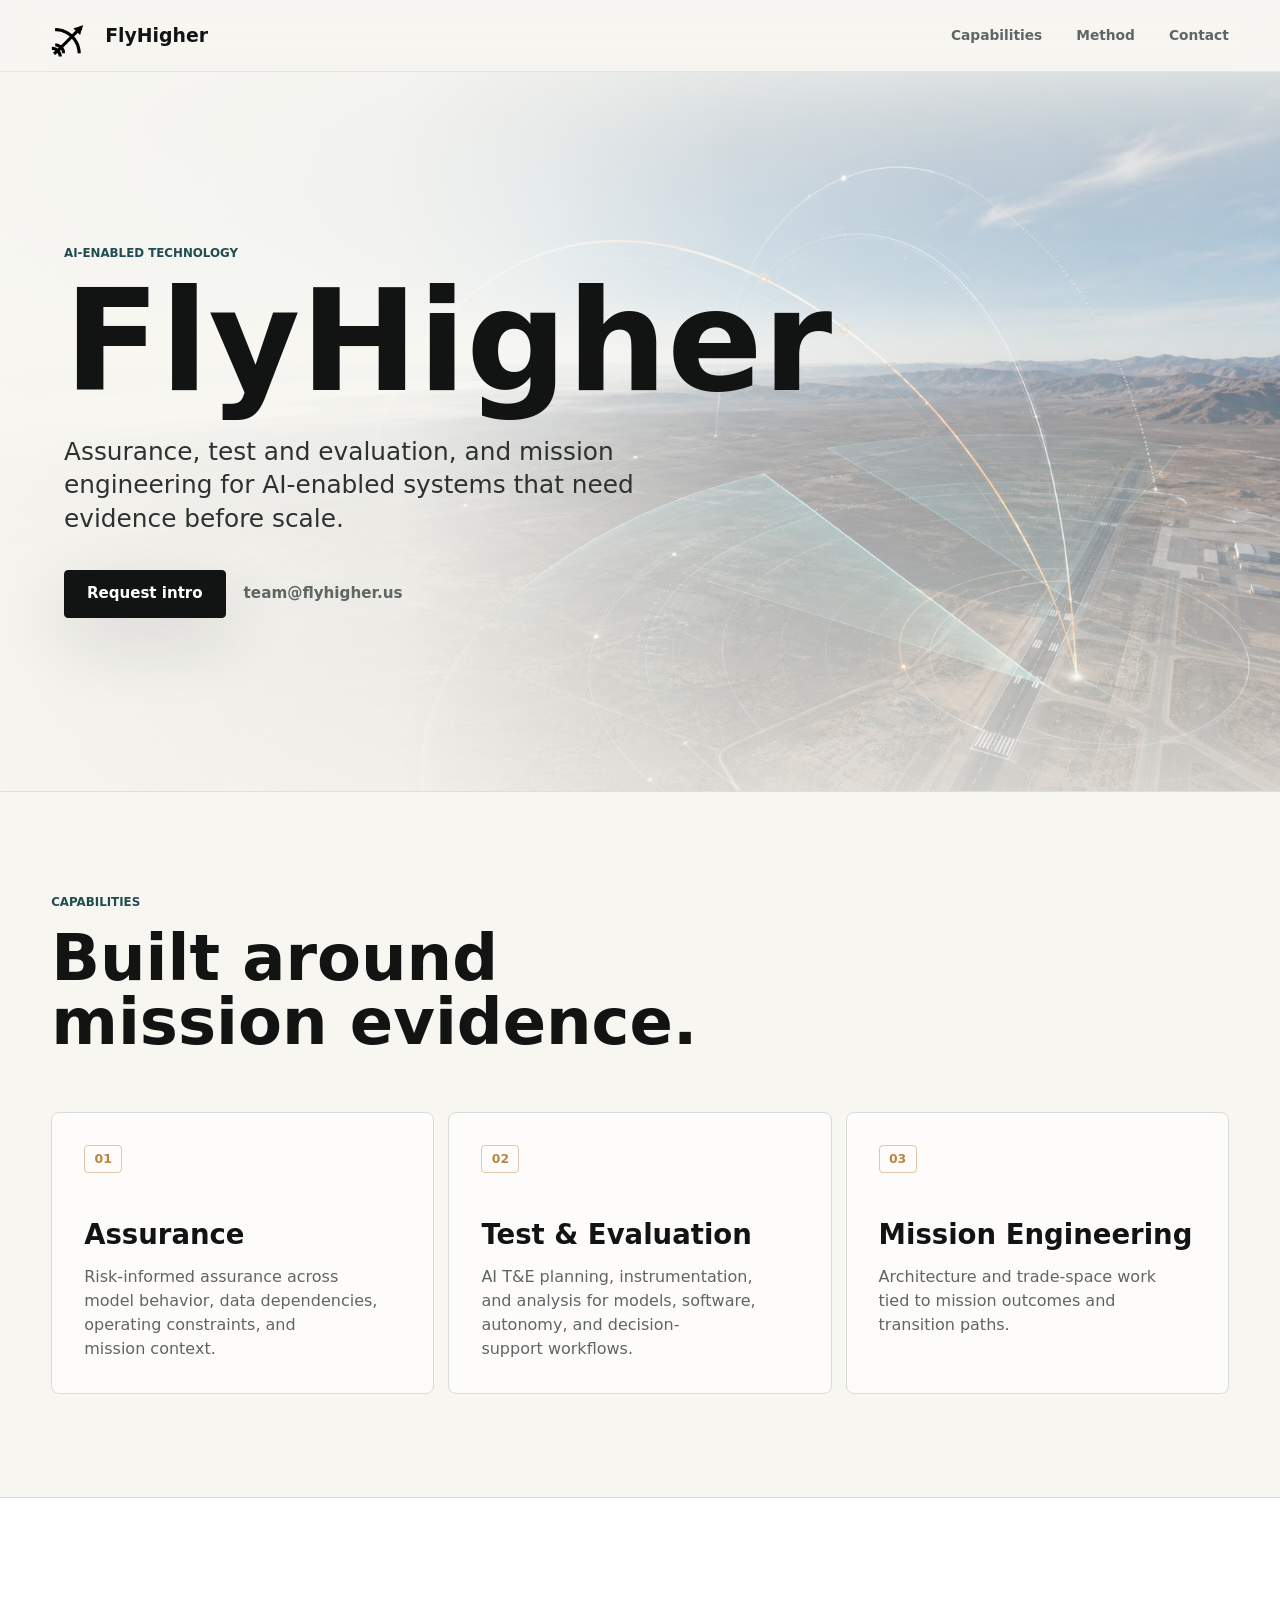
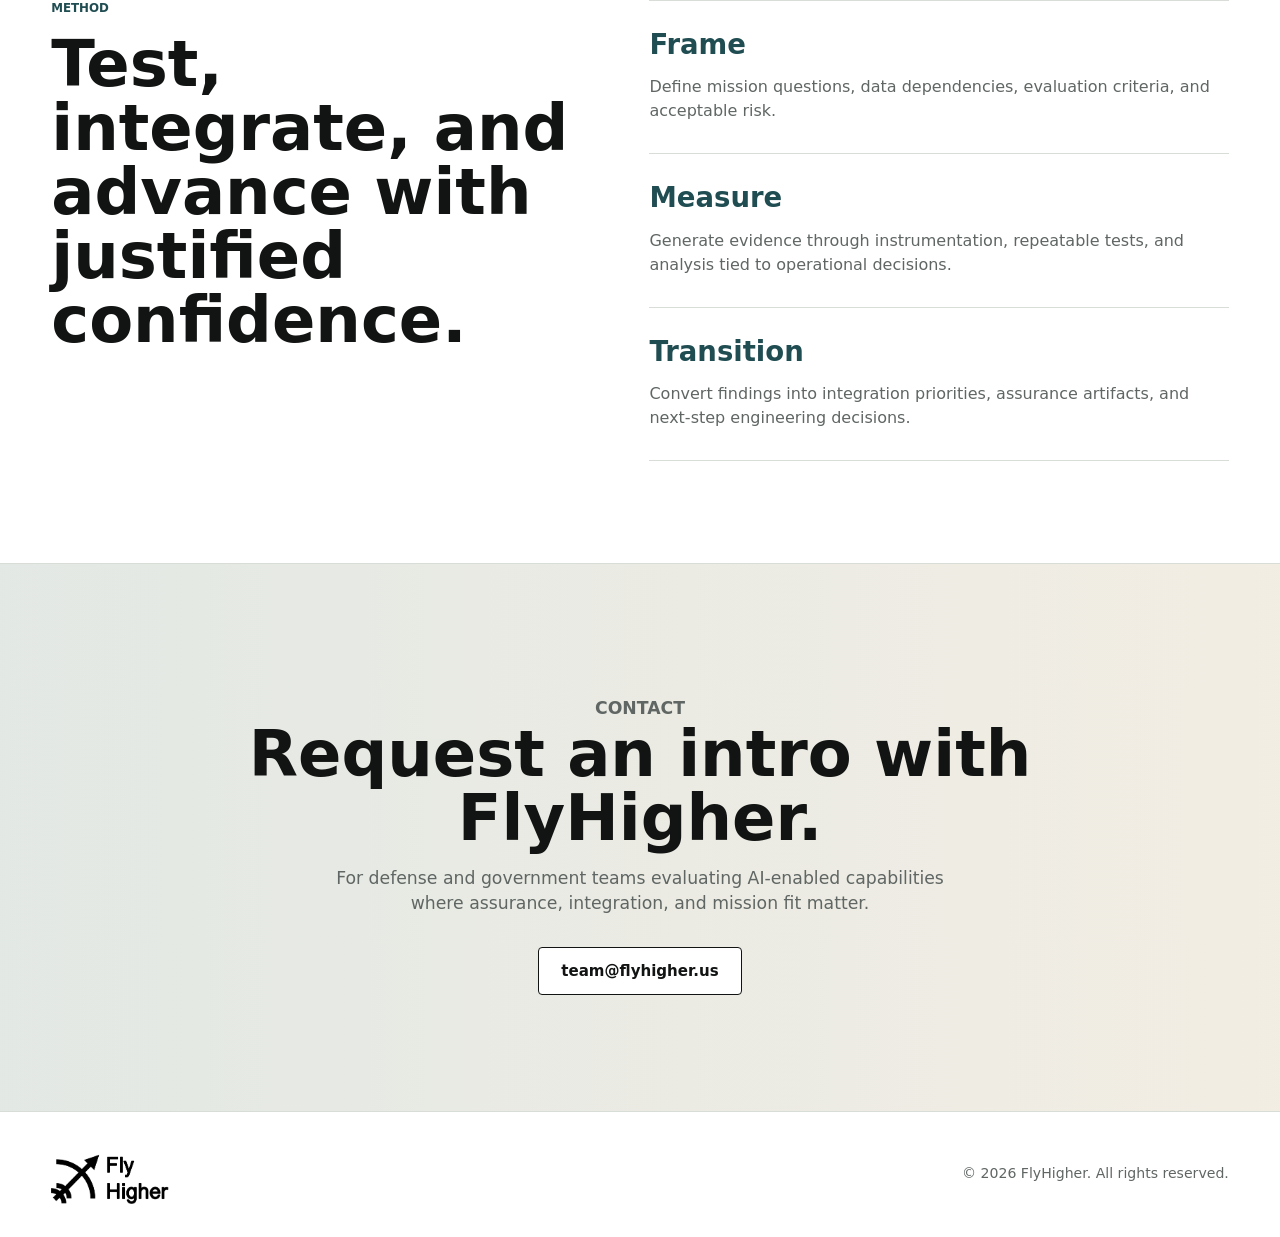
<file: index.html>
<!DOCTYPE html>
<html lang="en">
  <head>
    <meta charset="utf-8">
    <meta name="viewport" content="width=device-width, initial-scale=1">
    <meta
      name="description"
      content="FlyHigher provides assurance, test and evaluation, and mission engineering for AI-enabled systems."
    >
    <link rel="canonical" href="https://flyhigher.us/">
    <meta name="theme-color" content="#f7f6f1">
    <meta property="og:title" content="FlyHigher | AI-Enabled Systems Technology">
    <meta
      property="og:description"
      content="Assurance, test and evaluation, and mission engineering for AI-enabled systems that need evidence before scale."
    >
    <meta property="og:type" content="website">
    <meta property="og:url" content="https://flyhigher.us/">
    <meta property="og:image" content="https://flyhigher.us/assets/hero-range.png">
    <meta name="twitter:card" content="summary_large_image">
    <meta name="twitter:title" content="FlyHigher | AI-Enabled Systems Technology">
    <meta
      name="twitter:description"
      content="Assurance, test and evaluation, and mission engineering for AI-enabled systems that need evidence before scale."
    >
    <meta name="twitter:image" content="https://flyhigher.us/assets/hero-range.png">
    <title>FlyHigher | AI-Enabled Systems Technology</title>
    <link rel="icon" href="assets/logo.png" type="image/png">
    <link rel="stylesheet" href="styles.css">
  </head>
  <body>
    <header class="site-header" aria-label="Primary navigation">
      <a class="brand" href="#top" aria-label="FlyHigher home">
        <img src="assets/logo.png" alt="" class="brand-icon">
        <span>FlyHigher</span>
      </a>
      <nav class="nav-links" aria-label="Page sections">
        <a href="#capabilities">Capabilities</a>
        <a href="#method">Method</a>
        <a href="#contact">Contact</a>
      </nav>
    </header>

    <main id="top">
      <section class="hero" aria-labelledby="hero-title">
        <img
          src="assets/hero-range.png"
          alt="Remote test range terrain with abstract flight paths and sensor coverage overlays."
          class="hero-image"
        >
        <div class="hero-shade" aria-hidden="true"></div>
        <div class="hero-content">
          <p class="eyebrow">AI-Enabled Technology</p>
          <h1 id="hero-title">FlyHigher</h1>
          <p class="hero-copy">
            Assurance, test and evaluation, and mission engineering for AI-enabled
            systems that need evidence before scale.
          </p>
          <div class="hero-actions">
            <a
              class="button-primary"
              href="mailto:team@flyhigher.us?subject=FlyHigher%20intro%20request"
            >
              Request intro
            </a>
            <p class="contact-note">team@flyhigher.us</p>
          </div>
        </div>
      </section>

      <section class="capabilities section" id="capabilities" aria-labelledby="capabilities-title">
        <div class="section-inner">
          <div class="section-heading">
            <p class="eyebrow">Capabilities</p>
            <h2 id="capabilities-title">Built around mission evidence.</h2>
          </div>
          <div class="capability-grid">
            <article class="capability-card">
              <span class="capability-index">01</span>
              <h3>Assurance</h3>
              <p>
                Risk-informed assurance across model behavior, data dependencies,
                operating constraints, and mission context.
              </p>
            </article>
            <article class="capability-card">
              <span class="capability-index">02</span>
              <h3>Test &amp; Evaluation</h3>
              <p>
                AI T&amp;E planning, instrumentation, and analysis for models,
                software, autonomy, and decision-support workflows.
              </p>
            </article>
            <article class="capability-card">
              <span class="capability-index">03</span>
              <h3>Mission Engineering</h3>
              <p>
                Architecture and trade-space work tied to mission outcomes and
                transition paths.
              </p>
            </article>
          </div>
        </div>
      </section>

      <section class="method section" id="method" aria-labelledby="method-title">
        <div class="section-inner method-layout">
          <div class="section-heading method-heading">
            <p class="eyebrow">Method</p>
            <h2 id="method-title">Test, integrate, and advance with justified confidence.</h2>
          </div>
          <div class="method-list">
            <article class="method-item">
              <h3>Frame</h3>
              <p>
                Define mission questions, data dependencies, evaluation criteria,
                and acceptable risk.
              </p>
            </article>
            <article class="method-item">
              <h3>Measure</h3>
              <p>
                Generate evidence through instrumentation, repeatable tests, and
                analysis tied to operational decisions.
              </p>
            </article>
            <article class="method-item">
              <h3>Transition</h3>
              <p>
                Convert findings into integration priorities, assurance artifacts,
                and next-step engineering decisions.
              </p>
            </article>
          </div>
        </div>
      </section>

      <section class="contact-band" id="contact" aria-labelledby="contact-title">
        <div class="contact-inner">
          <p class="eyebrow">Contact</p>
          <h2 id="contact-title">Request an intro with FlyHigher.</h2>
          <p>
            For defense and government teams evaluating AI-enabled capabilities
            where assurance, integration, and mission fit matter.
          </p>
          <a
            class="button-secondary"
            href="mailto:team@flyhigher.us?subject=FlyHigher%20intro%20request"
          >
            team@flyhigher.us
          </a>
        </div>
      </section>
    </main>

    <footer class="site-footer">
      <img src="assets/logo-with-name.png" alt="FlyHigher" class="footer-logo">
      <p>&copy; 2026 FlyHigher. All rights reserved.</p>
    </footer>
  </body>
</html>
</file>
<file: styles.css>
:root {
  --paper: #f7f6f1;
  --paper-strong: #ffffff;
  --ink: #111412;
  --muted: #5f6663;
  --line: #d9ddd7;
  --steel: #536672;
  --teal: #2f6f73;
  --teal-dark: #204d52;
  --amber: #bc8641;
  --shadow: 0 24px 70px rgba(28, 37, 38, 0.12);
}

* {
  box-sizing: border-box;
}

html {
  scroll-behavior: smooth;
}

body {
  margin: 0;
  background: var(--paper);
  color: var(--ink);
  font-family:
    Inter, ui-sans-serif, system-ui, -apple-system, BlinkMacSystemFont, "Segoe UI",
    sans-serif;
  line-height: 1.5;
}

body::selection {
  background: rgba(47, 111, 115, 0.22);
}

a {
  color: inherit;
  text-decoration: none;
}

img {
  display: block;
  max-width: 100%;
}

.site-header {
  position: sticky;
  top: 0;
  z-index: 20;
  display: flex;
  align-items: center;
  justify-content: space-between;
  min-height: 72px;
  padding: 14px clamp(18px, 4vw, 64px);
  border-bottom: 1px solid rgba(17, 20, 18, 0.08);
  background: rgba(247, 246, 241, 0.9);
  backdrop-filter: blur(18px);
}

.brand {
  display: inline-flex;
  align-items: center;
  gap: 12px;
  min-width: 0;
  font-size: clamp(1.03rem, 2vw, 1.18rem);
  font-weight: 760;
}

.brand-icon {
  width: 42px;
  height: 42px;
  object-fit: contain;
}

.nav-links {
  display: flex;
  align-items: center;
  gap: clamp(16px, 3vw, 34px);
  color: var(--muted);
  font-size: 0.86rem;
  font-weight: 690;
}

.nav-links a {
  position: relative;
  padding: 8px 0;
}

.nav-links a::after {
  position: absolute;
  right: 0;
  bottom: 2px;
  left: 0;
  height: 2px;
  background: var(--teal);
  content: "";
  transform: scaleX(0);
  transform-origin: left;
  transition: transform 180ms ease;
}

.nav-links a:hover::after,
.nav-links a:focus-visible::after {
  transform: scaleX(1);
}

.hero {
  position: relative;
  isolation: isolate;
  display: grid;
  align-items: center;
  min-height: clamp(560px, calc(88svh - 72px), 760px);
  overflow: hidden;
  border-bottom: 1px solid rgba(17, 20, 18, 0.1);
}

.hero-image {
  position: absolute;
  inset: 0;
  z-index: -3;
  width: 100%;
  height: 100%;
  object-fit: cover;
  object-position: center right;
}

.hero-shade {
  position: absolute;
  inset: 0;
  z-index: -2;
  background:
    linear-gradient(90deg, rgba(247, 246, 241, 0.96) 0%, rgba(247, 246, 241, 0.86) 31%, rgba(247, 246, 241, 0.34) 58%, rgba(247, 246, 241, 0.02) 100%),
    linear-gradient(180deg, rgba(247, 246, 241, 0.82) 0%, rgba(247, 246, 241, 0) 32%, rgba(247, 246, 241, 0.76) 100%);
}

.hero-content {
  width: min(680px, calc(100% - 36px));
  margin-left: clamp(18px, 5vw, 78px);
  padding: clamp(42px, 8vw, 92px) 0;
}

.eyebrow {
  margin: 0 0 14px;
  color: var(--teal-dark);
  font-size: 0.74rem;
  font-weight: 820;
  letter-spacing: 0;
  text-transform: uppercase;
}

h1,
h2,
h3,
p {
  text-wrap: pretty;
}

h1 {
  max-width: 11ch;
  margin: 0;
  font-size: clamp(4rem, 11vw, 8.8rem);
  line-height: 0.92;
  letter-spacing: 0;
}

.hero-copy {
  max-width: 620px;
  margin: 28px 0 0;
  color: #2c332f;
  font-size: clamp(1.15rem, 2.4vw, 1.55rem);
  line-height: 1.36;
}

.hero-actions {
  display: flex;
  align-items: center;
  flex-wrap: wrap;
  gap: 18px;
  margin-top: 34px;
}

.button-primary,
.button-secondary {
  display: inline-flex;
  align-items: center;
  justify-content: center;
  min-height: 48px;
  padding: 0 22px;
  border: 1px solid var(--ink);
  border-radius: 4px;
  font-size: 0.94rem;
  font-weight: 760;
  transition:
    background 180ms ease,
    border-color 180ms ease,
    color 180ms ease,
    transform 180ms ease;
}

.button-primary {
  background: var(--ink);
  color: var(--paper-strong);
  box-shadow: var(--shadow);
}

.button-primary:hover,
.button-primary:focus-visible {
  background: var(--teal-dark);
  border-color: var(--teal-dark);
  transform: translateY(-1px);
}

.button-secondary {
  background: var(--paper-strong);
  color: var(--ink);
}

.button-secondary:hover,
.button-secondary:focus-visible {
  background: var(--ink);
  color: var(--paper-strong);
}

.contact-note {
  margin: 0;
  color: var(--muted);
  font-size: 0.95rem;
  font-weight: 690;
}

.section {
  padding: clamp(66px, 8vw, 112px) clamp(18px, 4vw, 64px);
}

.section-inner {
  width: min(1180px, 100%);
  margin: 0 auto;
}

.section-heading {
  max-width: 710px;
  margin-bottom: clamp(34px, 5vw, 58px);
}

.section-heading h2,
.contact-inner h2 {
  margin: 0;
  font-size: clamp(2.2rem, 5vw, 4.25rem);
  line-height: 1;
  letter-spacing: 0;
}

.capability-grid {
  display: grid;
  grid-template-columns: repeat(3, minmax(0, 1fr));
  gap: 14px;
}

.capability-card {
  min-height: 278px;
  padding: clamp(22px, 3vw, 32px);
  border: 1px solid var(--line);
  border-radius: 8px;
  background: rgba(255, 255, 255, 0.72);
}

.capability-index {
  display: inline-flex;
  align-items: center;
  justify-content: center;
  width: 38px;
  height: 28px;
  margin-bottom: 46px;
  border: 1px solid rgba(188, 134, 65, 0.45);
  border-radius: 4px;
  color: var(--amber);
  font-size: 0.78rem;
  font-weight: 780;
}

.capability-card h3,
.method-item h3 {
  margin: 0;
  font-size: clamp(1.28rem, 2.4vw, 1.72rem);
  line-height: 1.1;
}

.capability-card p,
.method-item p,
.contact-inner p {
  margin: 16px 0 0;
  color: var(--muted);
  font-size: 1rem;
}

.method {
  border-top: 1px solid var(--line);
  border-bottom: 1px solid var(--line);
  background: var(--paper-strong);
}

.method-layout {
  display: grid;
  grid-template-columns: minmax(0, 0.9fr) minmax(320px, 1fr);
  gap: clamp(36px, 6vw, 88px);
  align-items: start;
}

.method-heading {
  position: sticky;
  top: 104px;
  margin-bottom: 0;
}

.method-list {
  display: grid;
  gap: 0;
  border-top: 1px solid var(--line);
}

.method-item {
  padding: 28px 0 30px;
  border-bottom: 1px solid var(--line);
}

.method-item h3 {
  color: var(--teal-dark);
}

.contact-band {
  padding: clamp(70px, 9vw, 120px) clamp(18px, 4vw, 64px);
  background:
    linear-gradient(90deg, rgba(47, 111, 115, 0.1), rgba(188, 134, 65, 0.08)),
    var(--paper);
}

.contact-inner {
  width: min(820px, 100%);
  margin: 0 auto;
  text-align: center;
}

.contact-inner p {
  max-width: 610px;
  margin-right: auto;
  margin-left: auto;
  font-size: 1.08rem;
}

.contact-inner .button-secondary {
  margin-top: 30px;
}

.site-footer {
  display: flex;
  align-items: center;
  justify-content: space-between;
  gap: 24px;
  padding: 28px clamp(18px, 4vw, 64px);
  border-top: 1px solid var(--line);
  background: var(--paper-strong);
  color: var(--muted);
  font-size: 0.88rem;
}

.footer-logo {
  width: 128px;
  height: auto;
}

.site-footer p {
  margin: 0;
}

:focus-visible {
  outline: 3px solid rgba(47, 111, 115, 0.36);
  outline-offset: 4px;
}

@media (max-width: 860px) {
  .site-header {
    min-height: auto;
    align-items: flex-start;
    gap: 16px;
  }

  .nav-links {
    justify-content: flex-end;
    flex-wrap: wrap;
    gap: 8px 18px;
  }

  .hero {
    min-height: clamp(560px, calc(86svh - 92px), 680px);
  }

  .hero-shade {
    background:
      linear-gradient(90deg, rgba(247, 246, 241, 0.98) 0%, rgba(247, 246, 241, 0.86) 52%, rgba(247, 246, 241, 0.22) 100%),
      linear-gradient(180deg, rgba(247, 246, 241, 0.94) 0%, rgba(247, 246, 241, 0.08) 48%, rgba(247, 246, 241, 0.82) 100%);
  }

  .hero-content {
    width: min(620px, calc(100% - 36px));
    margin-right: auto;
  }

  .capability-grid,
  .method-layout {
    grid-template-columns: 1fr;
  }

  .capability-card {
    min-height: 220px;
  }

  .capability-index {
    margin-bottom: 28px;
  }

  .method-heading {
    position: static;
  }
}

@media (max-width: 560px) {
  .site-header {
    position: relative;
    flex-direction: column;
    padding-top: 16px;
    padding-bottom: 16px;
  }

  .brand-icon {
    width: 36px;
    height: 36px;
  }

  .nav-links {
    width: 100%;
    justify-content: space-between;
    font-size: 0.8rem;
  }

  .hero {
    min-height: 650px;
  }

  .hero-content {
    width: min(100% - 32px, 560px);
    margin-left: 16px;
    padding-top: 50px;
    padding-bottom: 52px;
  }

  h1 {
    font-size: clamp(3.4rem, 19vw, 5.4rem);
  }

  .hero-copy {
    margin-top: 22px;
    font-size: 1.08rem;
  }

  .hero-actions {
    align-items: flex-start;
    flex-direction: column;
    gap: 12px;
  }

  .button-primary,
  .button-secondary {
    width: 100%;
  }

  .section {
    padding-top: 58px;
    padding-bottom: 64px;
  }

  .section-heading h2,
  .contact-inner h2 {
    font-size: clamp(2rem, 11vw, 3rem);
  }

  .site-footer {
    align-items: flex-start;
    flex-direction: column;
  }
}

@media (prefers-reduced-motion: reduce) {
  *,
  *::before,
  *::after {
    scroll-behavior: auto !important;
    transition-duration: 0.001ms !important;
  }
}

.error-page {
  min-height: 100svh;
}

.error-main {
  display: grid;
  align-items: center;
  min-height: calc(100svh - 72px);
  padding: clamp(42px, 8vw, 96px) clamp(18px, 4vw, 64px);
  background:
    linear-gradient(90deg, rgba(247, 246, 241, 0.98), rgba(247, 246, 241, 0.82)),
    url("assets/hero-range.png") center right / cover;
  border-bottom: 1px solid var(--line);
}

.error-content {
  width: min(780px, 100%);
}

.error-content h1 {
  max-width: 11ch;
  font-size: clamp(3.4rem, 9vw, 7rem);
}

.error-content p:not(.eyebrow) {
  max-width: 560px;
  margin: 28px 0 0;
  color: var(--muted);
  font-size: clamp(1.08rem, 2vw, 1.32rem);
}
</file>
